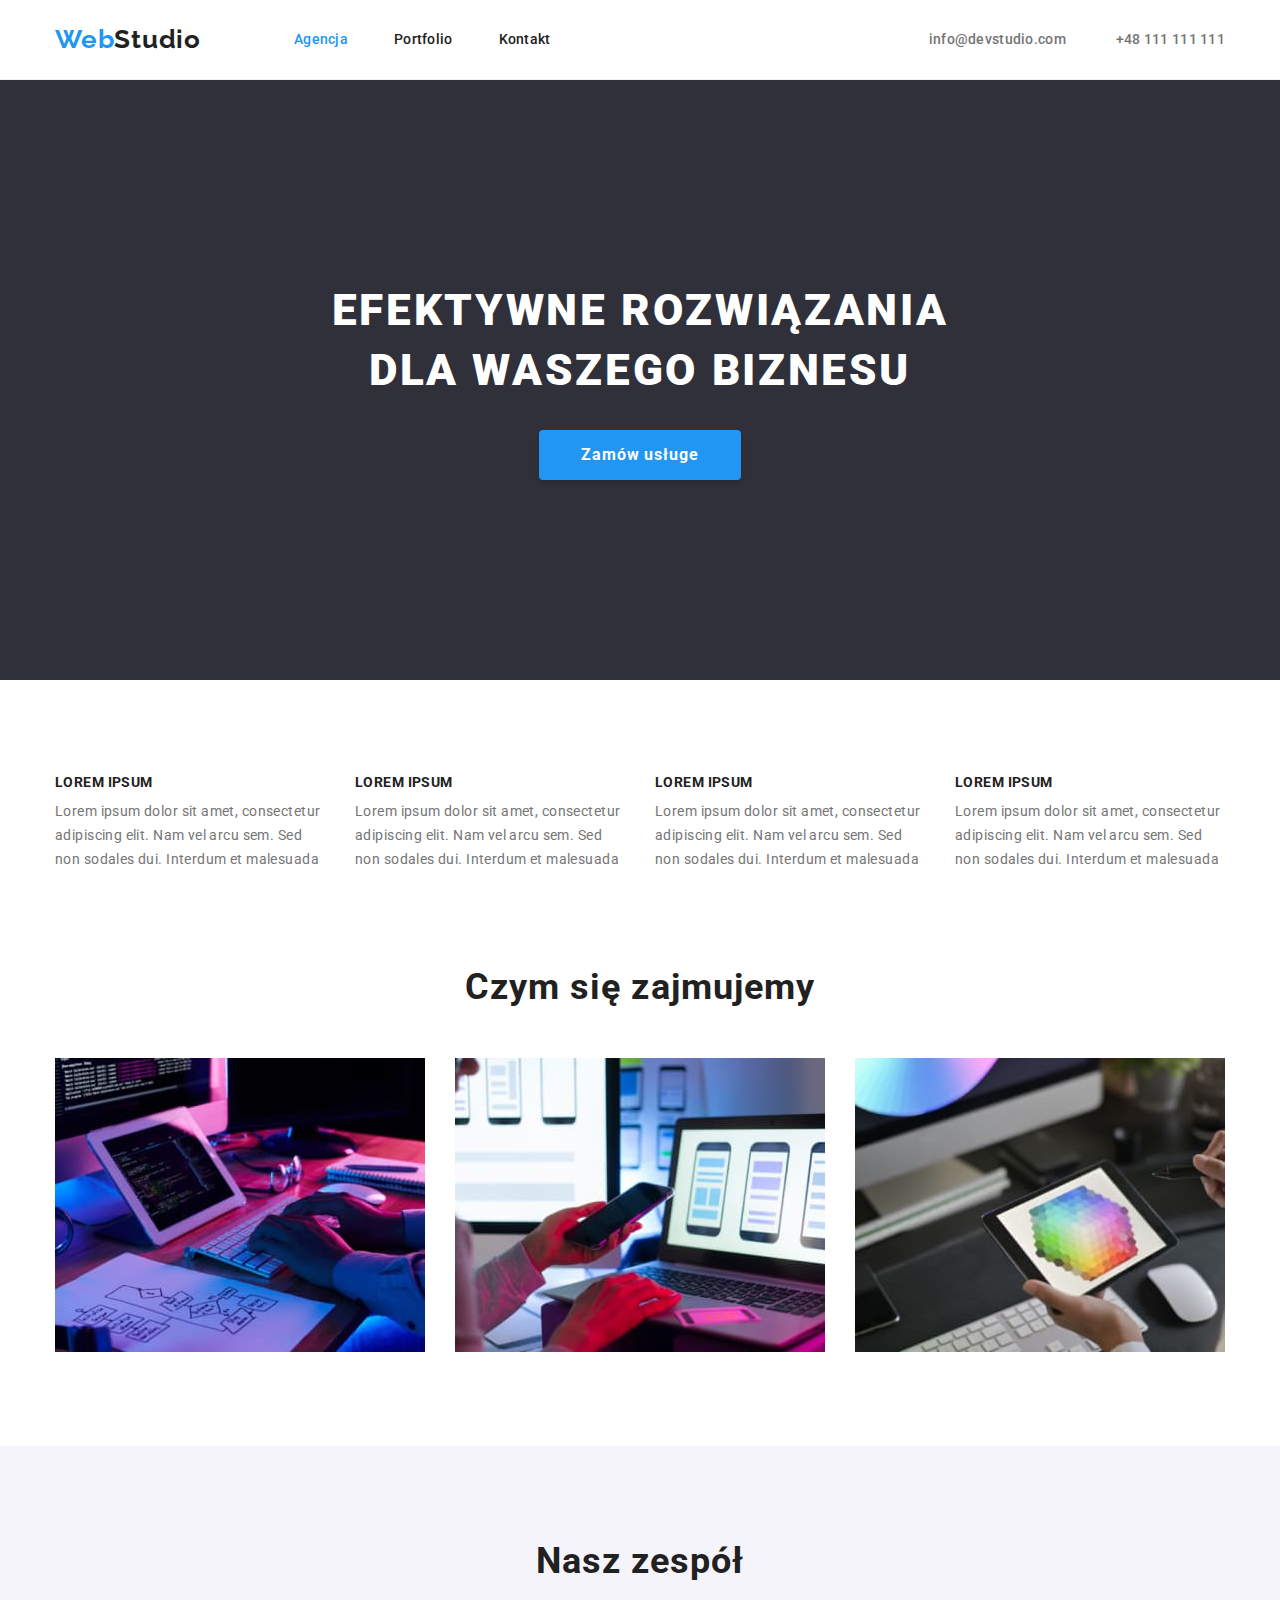
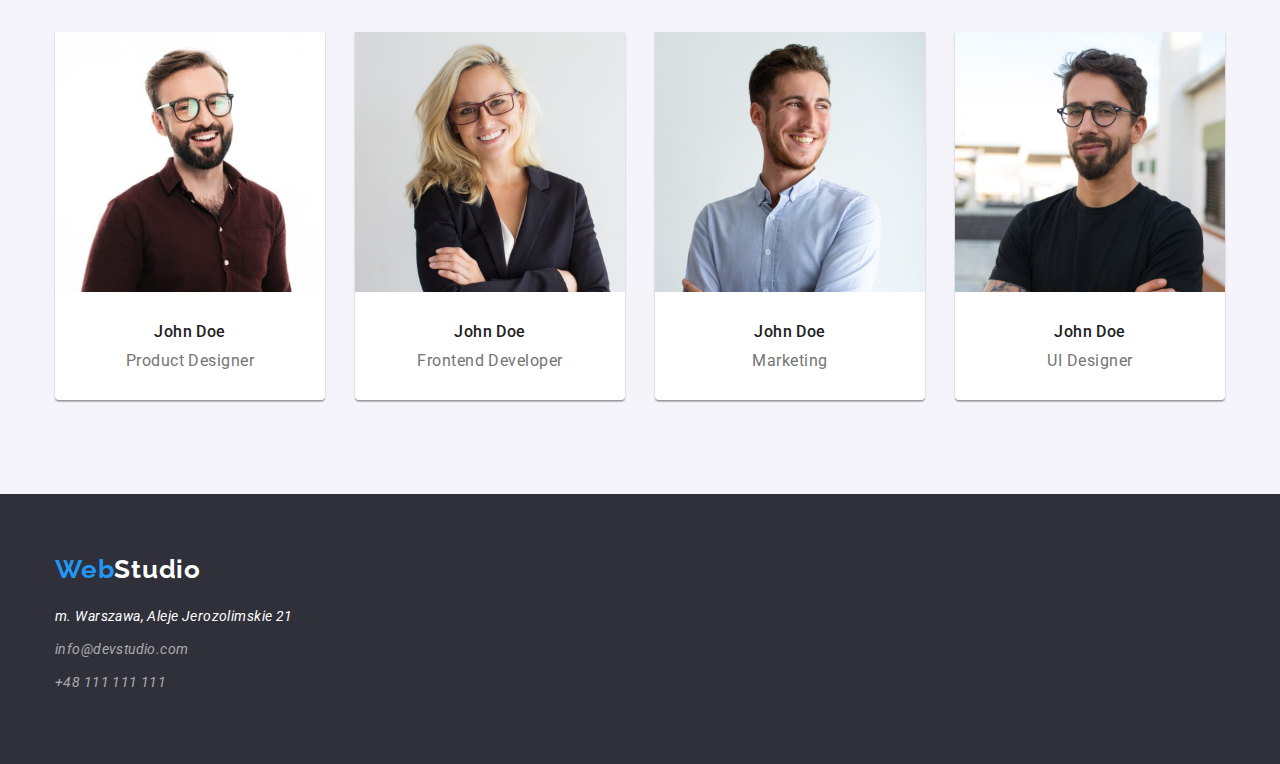
<file: index.html>
<!DOCTYPE html>
<html lang="pl">
  <head>
    <meta charset="UTF-8" />
    <meta http-equiv="X-UA-Compatible" content="IE=edge" />
    <meta name="viewport" content="width=device-width, initial-scale=1.0" />
    <link
      rel="stylesheet"
      href="https://cdnjs.cloudflare.com/ajax/libs/modern-normalize/1.0.0/modern-normalize.min.css"
    />
    <link rel="preconnect" href="https://fonts.googleapis.com" />
    <link rel="preconnect" href="https://fonts.gstatic.com" crossorigin />
    <link
      href="https://fonts.googleapis.com/css2?family=Raleway:wght@700&family=Roboto:wght@400;500;700;900&display=swap"
      rel="stylesheet"
    />

    <link rel="stylesheet" href="./css/styles.css" />
    <title>WebStudio</title>
  </head>

  <body>
    <!-- Header -->

    <header class="header">
      <div class="container">
        <a class="logo-link link" href="./index.html"><span>Web</span>Studio</a>

        <nav class="navi">
          <ul class="navi-list list">
            <li class="navi-list-item">
              <a class="navi-list link link-active" href="./index.html">Agencja</a>
            </li>

            <li class="navi-list-item">
              <a class="navi-list link" href="./portfolio.html">Portfolio</a>
            </li>

            <li class="navi-list-item">
              <a class="navi-list link" href="">Kontakt</a>
            </li>
          </ul>
        </nav>

        <ul class="contact-link list">
          <li>
            <a
              class="contact-link-header link contact-email-header"
              href="mailto:info@devstudio.com"
              >info@devstudio.com</a
            >
          </li>
          <li>
            <a
              class="contact-link-header link contact-phone-header"
              href="tel:+48111111111"
              >+48 111 111 111</a
            >
          </li>
        </ul>
      </div>
    </header>

    <main>
      <!--hero-->

      <section class="hero section">
        <div class="container">
          <h1 class="hero-h1">EFEKTYWNE ROZWIĄZANIA DLA WASZEGO BIZNESU</h1>
          <button class="modal-btn" type="button">Zamów usługe</button>
        </div>
      </section>

      <!-- advantages -->

      <section class="advantages section">
        <div class="container">
          <ul class="advantages-list list">
            <li class="advant-list-item">
              <h3 class="advant-h3">LOREM IPSUM</h3>
              <p class="advant-text">
                Lorem ipsum dolor sit amet, consectetur adipiscing elit. Nam vel
                arcu sem. Sed non sodales dui. Interdum et malesuada
              </p>
            </li>
            <li class="advant-list-item">
              <h3 class="advant-h3">LOREM IPSUM</h3>
              <p class="advant-text">
                Lorem ipsum dolor sit amet, consectetur adipiscing elit. Nam vel
                arcu sem. Sed non sodales dui. Interdum et malesuada
              </p>
            </li>
            <li class="advant-list-item">
              <h3 class="advant-h3">LOREM IPSUM</h3>
              <p class="advant-text">
                Lorem ipsum dolor sit amet, consectetur adipiscing elit. Nam vel
                arcu sem. Sed non sodales dui. Interdum et malesuada
              </p>
            </li>
            <li class="advant-list-item">
              <h3 class="advant-h3">LOREM IPSUM</h3>
              <p class="advant-text">
                Lorem ipsum dolor sit amet, consectetur adipiscing elit. Nam vel
                arcu sem. Sed non sodales dui. Interdum et malesuada
              </p>
            </li>
          </ul>
        </div>
      </section>

      <!--About-->

      <section class="about section">
        <div class="container">
          <h2 class="header-h2">Czym się zajmujemy</h2>

          <ul class="about-list list">
            <li class="about-item">
              <img
                class="about-img"
                src="./images/box/box1.jpg"
                alt="computer"
                width="370"
                height="294"
              />
            </li>
            <li class="about-item">
              <img
                class="about-img"
                src="./images/box/box2.jpg"
                alt="smartphone"
                width="370"
                height="294"
              />
            </li>
            <li class="about-item">
              <img
                class="about-img"
                src="./images/box/box3.jpg"
                alt="tablet"
                width="370"
                height="294"
              />
            </li>
          </ul>
        </div>
      </section>

      <!--Team-->

      <section class="team section">
        <div class="container">
          <h2 class="header-h2">Nasz zespół</h2>
          <ul class="team-list list">
            <li>
              <figure class="team-img">
                <img
                  src="./images/team/img1.jpg"
                  alt="man with beard"
                  width="270"
                  height="260"
                />
                <figcaption class="team-dscr">
                  <p class="name">John Doe</p>
                  <p class="job-title">Product Designer</p>
                </figcaption>
              </figure>
            </li>
            <li>
              <figure class="team-img">
                <img
                  src="./images/team/img2.jpg"
                  alt="woman"
                  width="270"
                  height="260"
                />
                <figcaption class="team-dscr">
                  <p class="name">John Doe</p>
                  <p class="job-title">Frontend Developer</p>
                </figcaption>
              </figure>
            </li>
            <li>
              <figure class="team-img">
                <img
                  src="./images/team/img3.jpg"
                  alt="man laughing"
                  width="270"
                  height="260"
                />
                <figcaption class="team-dscr">
                  <p class="name">John Doe</p>
                  <p class="job-title">Marketing</p>
                </figcaption>
              </figure>
            </li>
            <li>
              <figure class="team-img">
                <img
                  src="./images/team/img4.jpg"
                  alt="man with glasses"
                  width="270"
                  height="260"
                />
                <figcaption class="team-dscr">
                  <p class="name">John Doe</p>
                  <p class="job-title">UI Designer</p>
                </figcaption>
              </figure>
            </li>
          </ul>
        </div>
      </section>
    </main>

    <!--Footer-->

    <footer class="footer">
      <div class="container">
        <a class="logo-link-dark-theme link" href="./index.html"
          ><span>Web</span>Studio</a
        >

        <address class="address">
          <ul class="address-list list">
            <li class="address-item address-street">
              m. Warszawa, Aleje Jerozolimskie 21
            </li>
            <li class="address-item">
              <a
                class="contact-link-footer link"
                href="mailto:info@devstudio.com"
                >info@devstudio.com</a
              >
            </li>
            <li class="address-item">
              <a class="contact-link-footer link" href="tel:+48111111111"
                >+48 111 111 111</a
              >
            </li>
          </ul>
        </address>
      </div>
    </footer>
  </body>
</html>
</file>
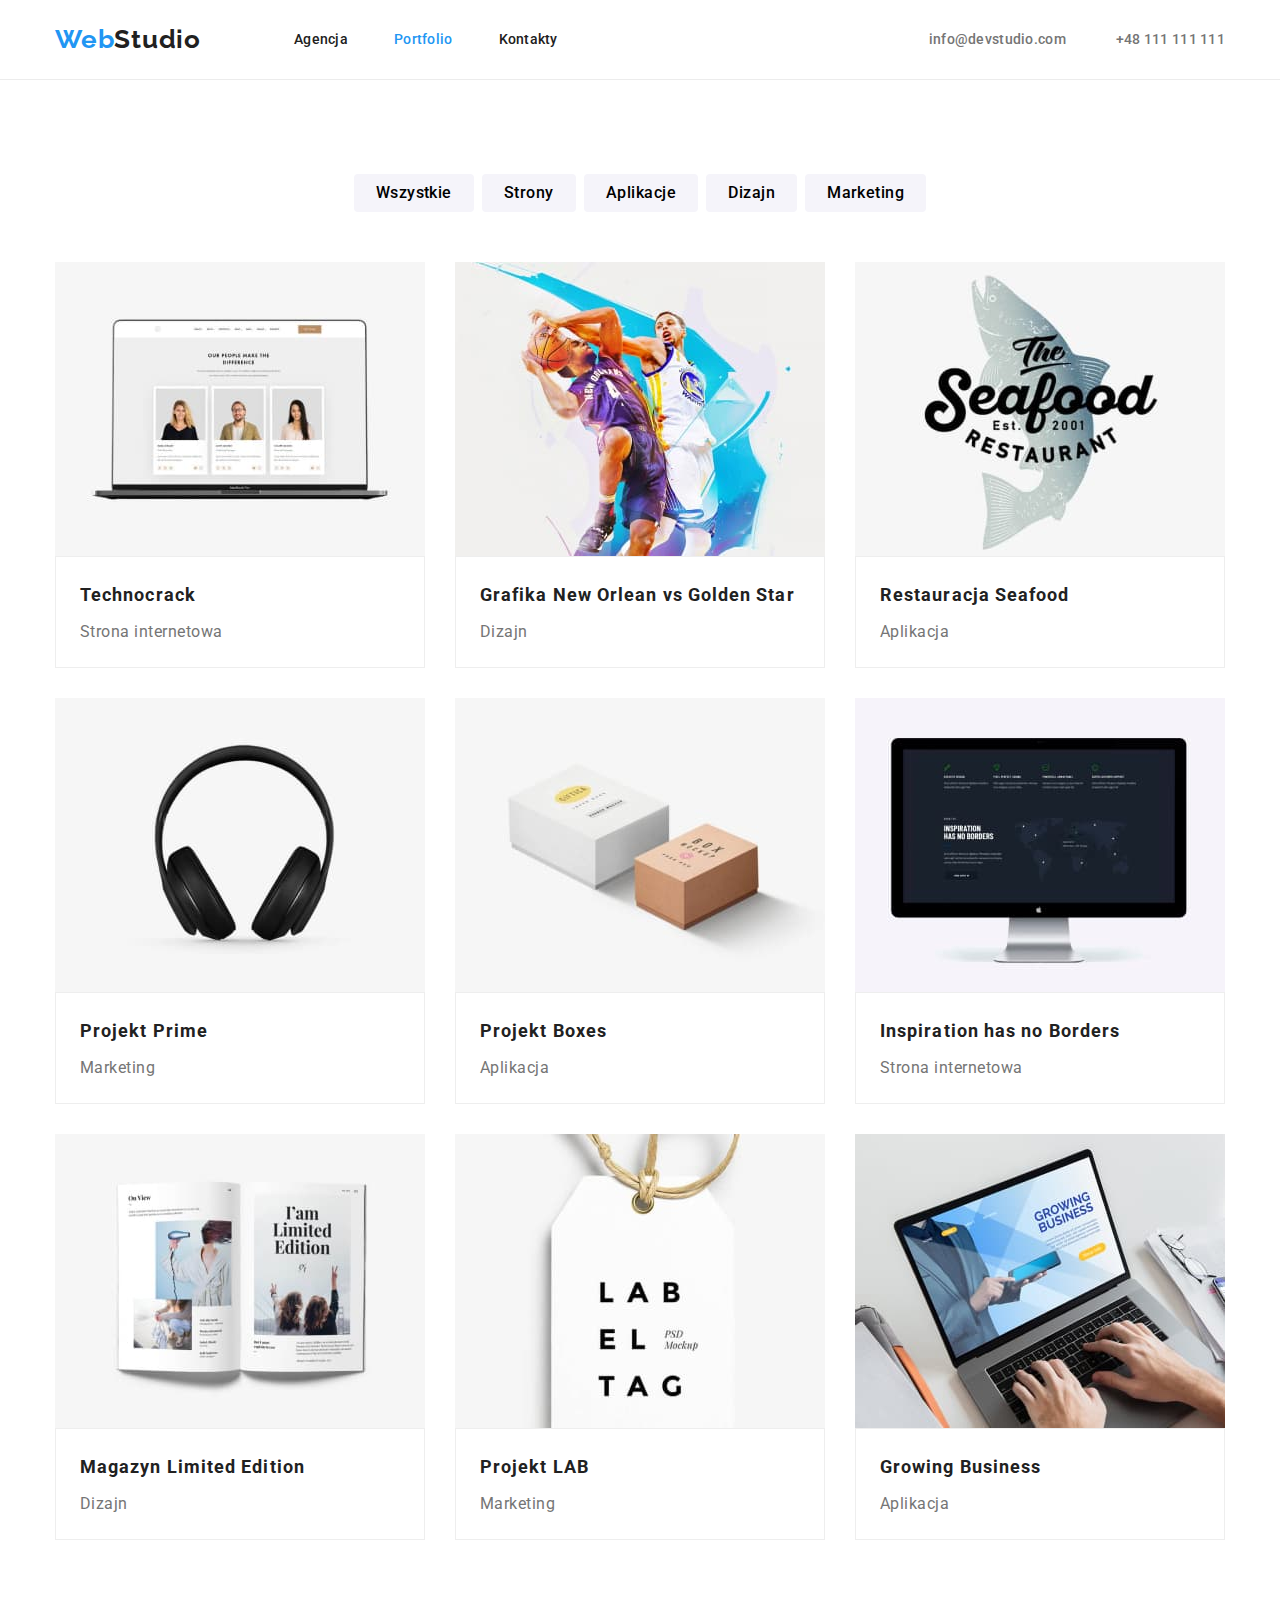
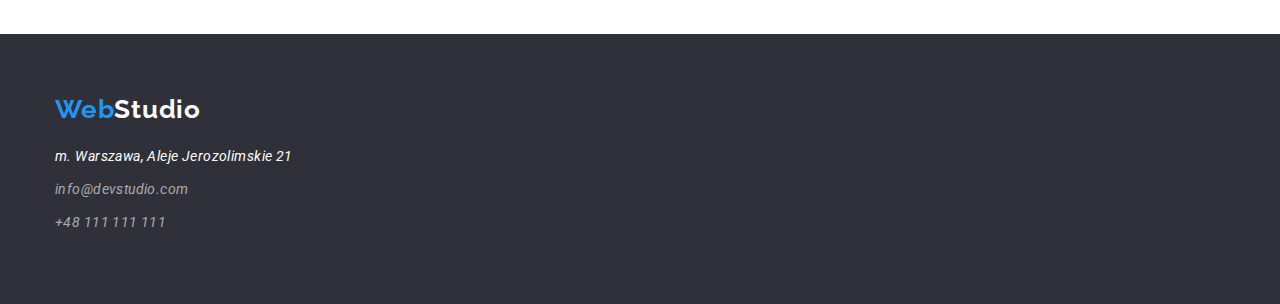
<file: portfolio.html>
<!DOCTYPE html>
<html lang="en">
  <head>
    <meta charset="UTF-8" />
    <meta http-equiv="X-UA-Compatible" content="IE=edge" />
    <meta name="viewport" content="width=device-width, initial-scale=1.0" />
    <link
      rel="stylesheet"
      href="https://cdnjs.cloudflare.com/ajax/libs/modern-normalize/1.0.0/modern-normalize.min.css"
    />
    <link rel="preconnect" href="https://fonts.googleapis.com" />
    <link rel="preconnect" href="https://fonts.gstatic.com" crossorigin />
    <link
      href="https://fonts.googleapis.com/css2?family=Raleway:wght@700&family=Roboto:wght@400;500;700;900&display=swap"
      rel="stylesheet"
    />

    <link rel="stylesheet" href="./css/styles.css" />
    <title>Portfolio</title>
  </head>

  <body>
    <header class="header">
      <div class="container">
        <a class="logo-link link" href="./index.html"><span>Web</span>Studio</a>

        <nav class="navi">
          <ul class="navi-list list">
            <li class="navi-list-item">
              <a class="navi-list link" href="./index.html">Agencja</a>
            </li>

            <li class="navi-list-item">
              <a class="navi-list link link-active" href="./portfolio.html"
                >Portfolio</a
              >
            </li>

            <li class="navi-list-item">
              <a class="navi-list link" href="">Kontakty</a>
            </li>
          </ul>
        </nav>

        <ul class="contact-link list">
          <li>
            <a
              class="contact-link-header link contact-email-header"
              href="mailto:info@devstudio.com"
              >info@devstudio.com</a
            >
          </li>
          <li>
            <a
              class="contact-link-header link contact-phone-header"
              href="tel:+48111111111"
              >+48 111 111 111</a
            >
          </li>
        </ul>
      </div>
    </header>
    <main>
      <!-- PORTFOLIO -->
      <section class="portfolio section">
        <div class="container">
          <ul class="button-filter-list list">
            <li>
              <button class="modal-btn-filter button-activ" type="button">
                Wszystkie
              </button>
            </li>
            <li>
              <button class="modal-btn-filter" type="button">Strony</button>
            </li>
            <li>
              <button class="modal-btn-filter" type="button">Aplikacje</button>
            </li>
            <li>
              <button class="modal-btn-filter" type="button">Dizajn</button>
            </li>
            <li>
              <button class="modal-btn-filter" type="button">Marketing</button>
            </li>
          </ul>
          <ul class="portfolio-list list">
            <li class="portfolio-list-item">
              <figure class="project-card">
                <img
                  src="./images/portfolio/img1.jpg"
                  alt="notebook"
                  width="370"
                  height="294"
                />
                <figcaption class="projekt-desc">
                  <p class="project-name">Technocrack</p>
                  <p class="project-type">Strona internetowa</p>
                </figcaption>
              </figure>
            </li>
            <li class="portfolio-list-item">
              <figure class="project-card">
                <img
                  src="./images/portfolio/img2.jpg"
                  alt="basketball poster"
                  width="370"
                  height="294"
                />
                <figcaption class="projekt-desc">
                  <p class="project-name">Grafika New Orlean vs Golden Star</p>
                  <p class="project-type">Dizajn</p>
                </figcaption>
              </figure>
            </li>
            <li class="portfolio-list-item">
              <figure class="project-card">
                <img
                  src="./images/portfolio/img3.jpg"
                  alt="earphones"
                  width="370"
                  height="294"
                />

                <figcaption class="projekt-desc">
                  <p class="project-name">Restauracja Seafood</p>
                  <p class="project-type">Aplikacja</p>
                </figcaption>
              </figure>
            </li>
            <li class="portfolio-list-item">
              <figure class="project-card">
                <img
                  src="./images/portfolio/img4.jpg"
                  alt="earphones"
                  width="370"
                  height="294"
                />
                <figcaption class="projekt-desc">
                  <p class="project-name">Projekt Prime</p>
                  <p class="project-type">Marketing</p>
                </figcaption>
              </figure>
            </li>
            <li class="portfolio-list-item">
              <figure class="project-card">
                <img
                  src="./images/portfolio/img5.jpg"
                  alt="two boxes"
                  width="370"
                  height="294"
                />
                <figcaption class="projekt-desc">
                  <p class="project-name">Projekt Boxes</p>
                  <p class="project-type">Aplikacja</p>
                </figcaption>
              </figure>
            </li>
            <li class="portfolio-list-item">
              <figure class="project-card">
                <img
                  src="./images/portfolio/img6.jpg"
                  alt="monitor apple"
                  width="370"
                  height="294"
                />
                <figcaption class="projekt-desc">
                  <p class="project-name">Inspiration has no Borders</p>
                  <p class="project-type">Strona internetowa</p>
                </figcaption>
              </figure>
            </li>
            <li class="portfolio-list-item">
              <figure class="project-card">
                <img
                  src="./images/portfolio/img7.jpg"
                  alt="magazine newspaper"
                  width="370"
                  height="294"
                />
                <figcaption class="projekt-desc">
                  <p class="project-name">Magazyn Limited Edition</p>
                  <p class="project-type">Dizajn</p>
                </figcaption>
              </figure>
            </li>
            <li class="portfolio-list-item">
              <figure class="project-card">
                <img
                  src="./images/portfolio/img8.jpg"
                  alt="label"
                  width="370"
                  height="294"
                />
                <figcaption class="projekt-desc">
                  <p class="project-name">Projekt LAB</p>
                  <p class="project-type">Marketing</p>
                </figcaption>
              </figure>
            </li>
            <li class="portfolio-list-item">
              <figure class="project-card">
                <img
                  src="./images/portfolio/img9.jpg"
                  alt="man typing on notebook"
                  width="370"
                  height="294"
                />
                <figcaption class="projekt-desc">
                  <p class="project-name">Growing Business</p>
                  <p class="project-type">Aplikacja</p>
                </figcaption>
              </figure>
            </li>
          </ul>
        </div>
      </section>
    </main>

    <!-- END PORTFOLIO -->

    <!--Footer-->

    <footer class="footer">
      <div class="container">
        <a class="logo-link-dark-theme link" href="./index.html"
          ><span>Web</span>Studio</a
        >

        <address class="address">
          <ul class="address-list list">
            <li class="address-item address-street">
              m. Warszawa, Aleje Jerozolimskie 21
            </li>
            <li class="address-item">
              <a
                class="contact-link-footer link"
                href="mailto:info@devstudio.com"
                >info@devstudio.com</a
              >
            </li>
            <li class="address-item">
              <a class="contact-link-footer link" href="tel:+48111111111"
                >+48 111 111 111</a
              >
            </li>
          </ul>
        </address>
      </div>
    </footer>
  </body>
</html>
</file>
<file: css/styles.css>
:root {
  --main-font: "Roboto", sans-serif;
  --secondary-font: "Raleway", sans-serif;
  --main-color: #2196f3;
  --font-main-color: #212121;
  --font-secondary-color: #757575;
  --font-dark-theme: #ffffff;
  --background-color-main: #2f303a;
  --background-color-sec: #f5f4fa;
}

body {
  font-family: var(--main-font);
  color: var(--font-main-color);
}

h1,
h2,
h3,
h4,
h5,
h6 {
  padding: 0;
  margin: 0;
}

ul,
ol {
  margin: 0;
  padding: 0;
}

p {
  margin: 0;
  padding: 0;
}

img {
  display: block;
}

.list {
  list-style: none;
}
.link {
  text-decoration: none;
}

.container {
  max-width: 1200px;
  align-items: center;
  padding: 0 15px;
  margin: 0 auto;
}

.section {
  padding-top: 94px;
}
.section:not(.advantages) {
  padding-bottom: 94px;
}
/*----Components----*/

.logo-link,
.logo-link-dark-theme {
  font-family: var(--secondary-font);
  font-weight: 700;
  font-size: 26px;
  line-height: 1.192;
  letter-spacing: 0.03em;
}
.logo-link {
  color: var(--font-main-color);
}
.logo-link span {
  color: var(--main-color);
}
.logo-link-dark-theme {
  color: var(--font-dark-theme);
}
.logo-link-dark-theme span {
  color: var(--main-color);
}
.logo-link:focus,
.logo-link:hover,
.logo-link-dark-theme:hover,
.logo-link-dark-theme:focus {
  color: var(--main-color);
}

.header-h2 {
  font-weight: 700;
  font-size: 36px;
  line-height: 1.167;
  letter-spacing: 0.03em;
  text-align: center;
}

/*----Header Menu----*/
.header .container {
  display: flex;
  padding-top: 24px;
  padding-bottom: 24px;
}
.header {
  border-bottom: 1px solid #ececec;
}

.logo-link {
  display: flex;
  margin-right: 93px;
}

.header-h2.link-active {
  color: var(--main-color);
}
.navi .navi-list {
  display: flex;
}

.navi-list-item:not(:last-child) {
  margin-right: 46px;
}

.contact-link {
  display: flex;
  margin-left: auto;
}

.contact-phone-header {
  margin-left: 50px;
}

.navi-list {
  font-weight: 500;
  font-size: 14px;
  line-height: 1.143;
  letter-spacing: 0.02em;
  color: var(--font-main-color);
}
.navi-list .link-active {
  color: var(--main-color)
}
.navi-list:hover,
.navi-list:focus {
  color: var(--main-color);
}

.contact-link-header {
  font-weight: 500;
  font-size: 14px;
  line-height: 1.143;
  letter-spacing: 0.02em;
  color: var(--font-secondary-color);
}

.contact-link-header:hover,
.contact-link-header:focus {
  color: var(--main-color);
}

/*----Hero----*/

.hero .container {
  display: flex;
  flex-direction: column;
  padding-top: 106px;
  padding-bottom: 106px;
}

.hero {
  background: var(--background-color-main);
}
.hero-h1 {
  max-width: 696px;
  font-weight: 900;
  font-size: 44px;
  line-height: 1.364;
  letter-spacing: 0.06em;
  text-transform: uppercase;
  text-align: center;
  color: var(--font-dark-theme);
  padding-bottom: 30px;
}

.modal-btn {
  font-weight: 700;
  font-size: 16px;
  line-height: 1.875;
  letter-spacing: 0.06em;
  cursor: pointer;
  color: var(--font-dark-theme);
  background: var(--main-color);
  padding: 10px 42px;
  box-shadow: 0px 4px 4px rgba(0, 0, 0, 0.15);
  border-radius: 4px;
  border: none;
}

/*----Advantages----*/

.advantages-list {
  display: flex;
  justify-content: space-between;
}
.advant-list-item {
  max-width: 270px;
  justify-content: space-between;
}

.advant-h3 {
  font-weight: 700;
  font-size: 14px;
  line-height: 1.143;
  letter-spacing: 0.03em;
  text-transform: uppercase;
}
.advant-text {
  font-size: 14px;
  line-height: 1.714;
  letter-spacing: 0.03em;
  color: var(--font-secondary-color);
  margin-top: 10px;
}

/* ----About---- */
.about-list {
  display: flex;
}

.about-item {
  margin-top: 50px;
}
.about-item:not(:last-child) {
  margin-right: 30px;
}

/* ----Team---- */

.team {
  background: var(--background-color-sec);
  margin: 0;
}
.name {
  font-weight: 500;
  color: var(--font-main-color);
  margin-bottom: 10px;
}

.team-dscr {
  font-size: 16px;
  line-height: 1.187;
  letter-spacing: 0.03em;
  text-align: center; /*---FIGCAPTION---*/
  color: var(--font-secondary-color);
  padding: 30px 0;
  border-radius: 0px 0px 4px 4px;
}
.team .header-h2 {
  margin-bottom: 50px;
}

.team-list {
  display: flex;
  justify-content: space-between;
}

.team figure {
  margin: 0;
  background: #ffffff;
  box-shadow: 0px 1px 3px rgba(0, 0, 0, 0.12), 0px 1px 1px rgba(0, 0, 0, 0.14),
    0px 2px 1px rgba(0, 0, 0, 0.2);
  border-radius: 0px 0px 4px 4px;
}

/* ----Footer---- */
.footer {
  background: var(--background-color-main);
  padding: 60px 0;
}
.address-item {
  margin-bottom: 9px;
}
.address {
  margin-top: 20px;
}
.address-street {
  font-size: 14px;
  line-height: 1.714;
  letter-spacing: 0.03em;
  color: var(--font-dark-theme);
}

.contact-link-footer {
  font-size: 14px;
  line-height: 1.714;
  letter-spacing: 0.03em;
  color: rgba(255, 255, 255, 0.6);
}
.contact-link-footer:hover,
.contact-link-footer :focus {
  color: var(--main-color);
}

/* ----PORTFOLIO---- */

.button-filter-list {
  display: flex;
  justify-content: center;
  margin-left: -8px;
}

.modal-btn-filter {
  display: block;
  border: none;

  font-weight: 500;
  font-size: 16px;
  line-height: 1.625;
  letter-spacing: 0.03em;
  cursor: pointer;
  border-radius: 4px;
  background: var(--background-color-sec);
  margin-left: 8px;
  margin-bottom: 50px;
  padding: 6px 22px;
}
.modal-btn-filter:hover,
.modal-btn-filter:active {
  color: #ffffff;
  background: var(--main-color);
  box-shadow: 0px 3px 1px rgba(117, 78, 78, 0.1),
    0px 1px 2px rgba(0, 0, 0, 0.08), 0px 2px 2px rgba(0, 0, 0, 0.12);
}
.portfolio .project-card {
  margin: 0;
}

.portfolio-list {
  display: flex;
  flex-wrap: wrap;
  margin-left: -30px;
  margin-top: -30px;
}

.portfolio-list-item {
  margin-left: 30px;
  margin-top: 30px;
  flex-basis: calc(100% / 3 - 30px);
}

.project-name {
  font-weight: 700;
  font-size: 18px;
  line-height: 2;
  letter-spacing: 0.06em;
  margin: 20px 24px 4px;
}

.project-type {
  font-size: 16px;
  line-height: 1.875;
  letter-spacing: 0.03em;
  color: var(--font-secondary-color);
  margin: 0 24px 20px;
}
.projekt-desc {
  background: #ffffff;
  border: 1px solid #eeeeee;
  box-sizing: border-box;
}
</file>
